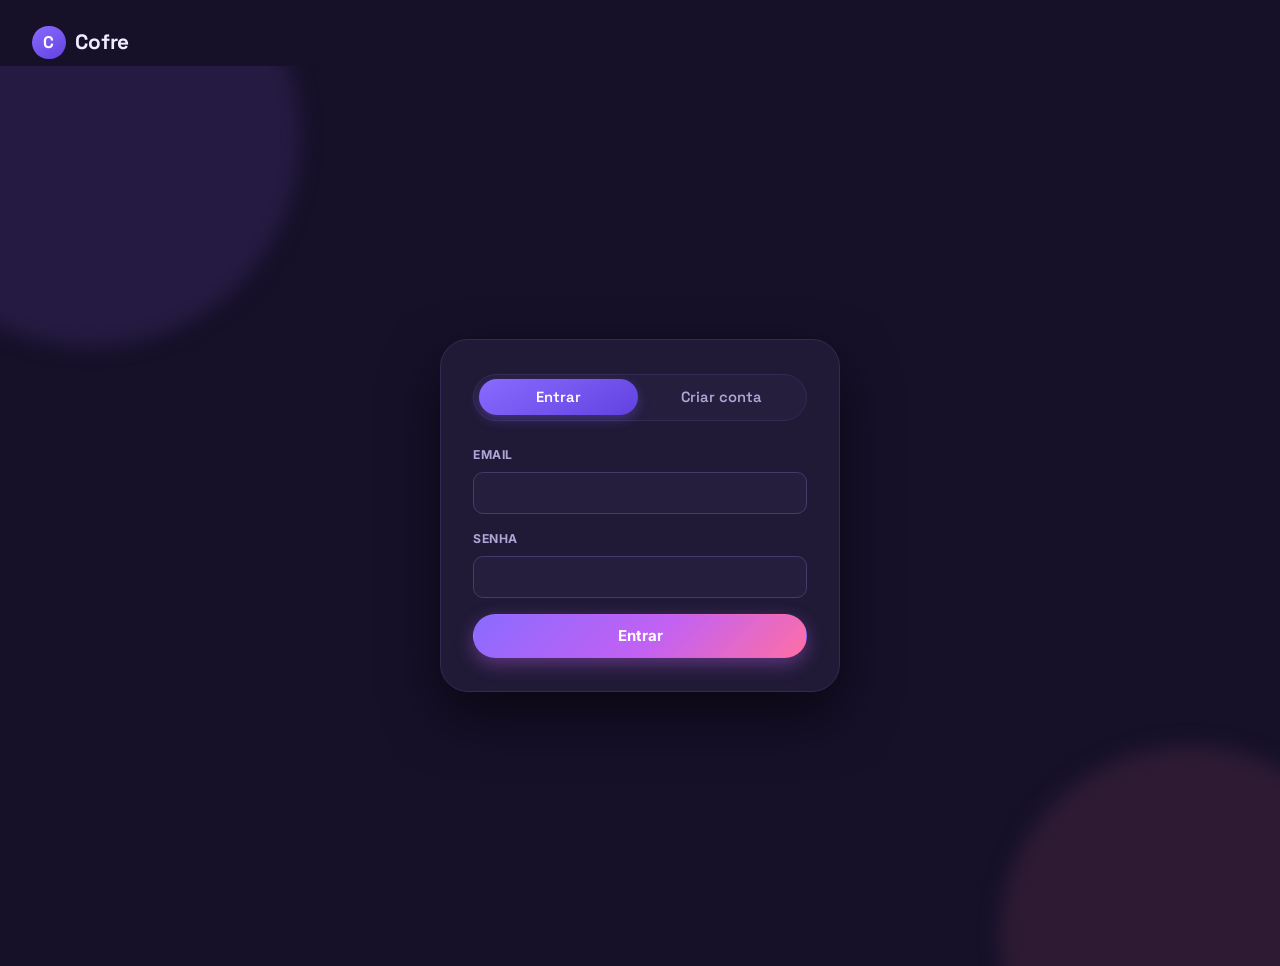
<file: front/index.html>
<!DOCTYPE html>
<html lang="pt-BR">
<head>
<meta charset="UTF-8" />
<meta name="viewport" content="width=device-width, initial-scale=1.0" />
<script>
  // Escuro é o padrão do site. Só fica claro se o usuário escolheu
  // explicitamente "claro" antes (ver js/tema.js). Roda antes da
  // primeira pintura pra não piscar claro e depois escurecer.
  (function () {
    try {
      if (localStorage.getItem("gf_tema") !== "claro") {
        document.documentElement.setAttribute("data-tema", "escuro");
      }
    } catch (erro) {
      document.documentElement.setAttribute("data-tema", "escuro");
    }
  })();
</script>
<title>Cofre — controle financeiro pessoal</title>
<link rel="preconnect" href="https://fonts.googleapis.com" />
<link rel="preconnect" href="https://fonts.gstatic.com" crossorigin />
<link href="https://fonts.googleapis.com/css2?family=Space+Grotesk:wght@500;600;700&family=Inter:wght@400;500;600;700;800&family=JetBrains+Mono:wght@500;600;700&display=swap" rel="stylesheet" />
<link rel="stylesheet" href="css/style.css" />
</head>
<body data-pagina="inicio">

<header class="topo" id="topo-publico">
  <div class="topo__marca">
    <span class="topo__selo">C</span>
    <span class="topo__nome">Cofre</span>
  </div>
</header>

<main id="tela-auth" class="tela-auth">
  <div class="cartao-auth">
    <div class="abas cartao-auth__abas" role="tablist">
      <button class="aba is-ativa" data-aba="login" role="tab" aria-selected="true">Entrar</button>
      <button class="aba" data-aba="cadastro" role="tab" aria-selected="false">Criar conta</button>
    </div>

    <form id="form-login" class="formulario" data-painel="login">
      <p class="erro-formulario" id="erro-login" role="alert"></p>
      <label class="campo">
        <span>Email</span>
        <input type="email" name="email" required autocomplete="email" />
      </label>
      <label class="campo">
        <span>Senha</span>
        <input type="password" name="senha" required autocomplete="current-password" />
      </label>
      <button type="submit" class="btn btn--principal">Entrar</button>
    </form>

    <form id="form-cadastro" class="formulario oculto" data-painel="cadastro">
      <p class="erro-formulario" id="erro-cadastro" role="alert"></p>
      <label class="campo">
        <span>Nome</span>
        <input type="text" name="nome" required autocomplete="name" />
      </label>
      <label class="campo">
        <span>Email</span>
        <input type="email" name="email" required autocomplete="email" />
      </label>
      <label class="campo">
        <span>Senha</span>
        <input type="password" name="senha" required minlength="6" autocomplete="new-password" />
      </label>
      <button type="submit" class="btn btn--principal">Criar conta</button>
    </form>
  </div>
</main>

<div id="app-shell" class="app-shell oculto">

  <aside class="sidebar" id="sidebar">
    <div class="sidebar__topo">
      <button type="button" class="sidebar__toggle" data-acao="toggle-sidebar" aria-label="Recolher/expandir menu">☰</button>
      <div class="sidebar__marca">
        <span class="sidebar__selo">C</span>
        <span class="sidebar__nome">Cofre</span>
      </div>
    </div>

    <nav class="sidebar__nav">
      <a href="index.html" class="sidebar__link" data-pagina="inicio">
        <span class="sidebar__icone"><svg viewBox="0 0 24 24" fill="none" stroke="currentColor" stroke-width="2" stroke-linecap="round" stroke-linejoin="round"><path d="M3 11l9-8 9 8"/><path d="M5 10v10h14V10"/></svg></span>
        <span class="sidebar__label">Início</span>
      </a>
      <a href="controle.html" class="sidebar__link" data-pagina="controle">
        <span class="sidebar__icone"><svg viewBox="0 0 24 24" fill="none" stroke="currentColor" stroke-width="2" stroke-linecap="round" stroke-linejoin="round"><line x1="4" y1="6" x2="20" y2="6"/><circle cx="9" cy="6" r="2"/><line x1="4" y1="12" x2="20" y2="12"/><circle cx="15" cy="12" r="2"/><line x1="4" y1="18" x2="20" y2="18"/><circle cx="7" cy="18" r="2"/></svg></span>
        <span class="sidebar__label">Controle</span>
      </a>
      <a href="relatorios.html" class="sidebar__link" data-pagina="relatorios">
        <span class="sidebar__icone"><svg viewBox="0 0 24 24" fill="none" stroke="currentColor" stroke-width="2" stroke-linecap="round" stroke-linejoin="round"><line x1="4" y1="20" x2="4" y2="12"/><line x1="12" y1="20" x2="12" y2="6"/><line x1="20" y1="20" x2="20" y2="14"/></svg></span>
        <span class="sidebar__label">Relatórios</span>
      </a>
      <a href="contas.html" class="sidebar__link" data-pagina="contas">
        <span class="sidebar__icone"><svg viewBox="0 0 24 24" fill="none" stroke="currentColor" stroke-width="2" stroke-linecap="round" stroke-linejoin="round"><rect x="3" y="6" width="18" height="13" rx="2"/><path d="M3 10h18"/><circle cx="16" cy="14" r="1"/></svg></span>
        <span class="sidebar__label">Contas</span>
      </a>
      <a href="pendencias.html" class="sidebar__link" data-pagina="pendencias">
        <span class="sidebar__icone"><svg viewBox="0 0 24 24" fill="none" stroke="currentColor" stroke-width="2" stroke-linecap="round" stroke-linejoin="round"><circle cx="12" cy="12" r="9"/><path d="M12 7v5l3 3"/></svg></span>
        <span class="sidebar__label">Pendências</span>
      </a>
      <a href="planos.html" class="sidebar__link" data-pagina="planos">
        <span class="sidebar__icone"><svg viewBox="0 0 24 24" fill="none" stroke="currentColor" stroke-width="2" stroke-linecap="round" stroke-linejoin="round"><circle cx="12" cy="12" r="9"/><circle cx="12" cy="12" r="5"/><circle cx="12" cy="12" r="1"/></svg></span>
        <span class="sidebar__label">Planos e Metas</span>
      </a>
    </nav>

  </aside>

  <div class="app-shell__conteudo">
    <header class="topo">
      <div>
        <h1 class="topo__titulo">Início</h1>
        <p class="topo__subtitulo">Seu resumo do dia, num relance.</p>
      </div>
      <div class="topo__acoes">
        <button type="button" id="btn-alternar-tema" class="btn-icone-tema" aria-label="Alternar tema claro/escuro">
          <span class="icone-tema icone-tema--lua"><svg viewBox="0 0 24 24" fill="none" stroke="currentColor" stroke-width="2" stroke-linecap="round" stroke-linejoin="round"><path d="M21 12.79A9 9 0 1 1 11.21 3 7 7 0 0 0 21 12.79z"/></svg></span>
          <span class="icone-tema icone-tema--sol"><svg viewBox="0 0 24 24" fill="none" stroke="currentColor" stroke-width="2" stroke-linecap="round" stroke-linejoin="round"><circle cx="12" cy="12" r="4"/><path d="M12 2v2M12 20v2M4.93 4.93l1.41 1.41M17.66 17.66l1.41 1.41M2 12h2M20 12h2M6.34 17.66l-1.41 1.41M19.07 4.93l-1.41 1.41"/></svg></span>
        </button>
        <div class="menu-usuario" id="menu-usuario">
          <button type="button" id="btn-menu-usuario" class="menu-usuario__botao" aria-haspopup="true" aria-expanded="false">
            <span class="menu-usuario__avatar" id="menu-usuario-avatar">?</span>
            <span class="menu-usuario__nome" id="menu-usuario-nome">Carregando…</span>
            <svg class="menu-usuario__seta" viewBox="0 0 24 24" fill="none" stroke="currentColor" stroke-width="2" stroke-linecap="round" stroke-linejoin="round"><path d="M6 9l6 6 6-6"/></svg>
          </button>
          <div class="menu-usuario__dropdown oculto" id="menu-usuario-dropdown" role="menu">
            <button type="button" class="menu-usuario__item" id="btn-abrir-perfil" role="menuitem">
              <span class="menu-usuario__item-icone"><svg viewBox="0 0 24 24" fill="none" stroke="currentColor" stroke-width="2" stroke-linecap="round" stroke-linejoin="round"><circle cx="12" cy="8" r="4"/><path d="M4 20c0-4 3.6-7 8-7s8 3 8 7"/></svg></span>
              Perfil
            </button>
            <hr class="menu-usuario__divisor" />
            <button type="button" class="menu-usuario__item menu-usuario__item--sair" id="btn-sair" role="menuitem">
              <span class="menu-usuario__item-icone"><svg viewBox="0 0 24 24" fill="none" stroke="currentColor" stroke-width="2" stroke-linecap="round" stroke-linejoin="round"><path d="M9 21H5a2 2 0 0 1-2-2V5a2 2 0 0 1 2-2h4"/><path d="M16 17l5-5-5-5"/><path d="M21 12H9"/></svg></span>
              Sair
            </button>
          </div>
        </div>
      </div>
    </header>

    <main id="tela-app" class="tela-app">

      <div class="grid-inicio">

        <div class="grid-inicio__linha">
          <section class="painel" aria-label="Lançamentos recentes">
            <div class="painel__cabecalho">
              <h2 class="painel__titulo">Lançamentos</h2>
            </div>

            <div class="acoes-rapidas">
              <button type="button" id="btn-nova-receita" class="btn-rapido btn-rapido--receita">
                <span class="btn-rapido__icone"><svg viewBox="0 0 24 24" fill="none" stroke="currentColor" stroke-width="2" stroke-linecap="round" stroke-linejoin="round"><path d="M12 19V5"/><path d="M5 12l7-7 7 7"/></svg></span>
                Receita
              </button>
              <button type="button" id="btn-nova-despesa" class="btn-rapido btn-rapido--despesa">
                <span class="btn-rapido__icone"><svg viewBox="0 0 24 24" fill="none" stroke="currentColor" stroke-width="2" stroke-linecap="round" stroke-linejoin="round"><path d="M12 5v14"/><path d="M5 12l7 7 7-7"/></svg></span>
                Despesa
              </button>
            </div>

            <div id="lista-lancamentos-recentes" class="lista-lancamentos-inicio"></div>
            <p id="lancamentos-recentes-vazio" class="estado-vazio oculto">Nenhum lançamento ainda. Use os botões "Receita"/"Despesa" acima pra registrar o primeiro.</p>
            <a href="controle.html" class="link-acao">Ver histórico completo →</a>
          </section>

          <section class="painel" aria-label="Saldo por conta">
            <div class="painel__cabecalho">
              <h2 class="painel__titulo">Contas</h2>
            </div>
            <div id="resumo-contas" class="resumo-contas-inicio"></div>
            <p id="resumo-contas-vazio" class="estado-vazio oculto">Nenhuma conta cadastrada ainda. Esse é o primeiro passo — clique em "+ criar conta" abaixo pra começar.</p>
            <div class="painel__rodape">
              <a href="contas.html?criar=1" class="link-acao">+ criar conta</a>
              <a href="contas.html" class="link-acao">Gerenciar contas →</a>
            </div>
          </section>
        </div>

        <div class="grid-inicio__linha">
          <section class="painel" aria-label="Pendências">
            <div class="painel__cabecalho">
              <h2 class="painel__titulo">Pendências</h2>
            </div>
            <div id="resumo-pendencias" class="resumo-pendencias-inicio"></div>
            <p id="resumo-pendencias-vazio" class="estado-vazio oculto">Nenhuma pendência no momento. Cadastre contas recorrentes (aluguel, assinaturas) ou avulsas em Pendências pra acompanhar vencimentos aqui.</p>
            <a href="pendencias.html" class="link-acao">Gerenciar pendências →</a>
          </section>

          <section class="cartao-em-breve" aria-label="Enviar arquivo (em breve)">
            <div class="cartao-em-breve__cabecalho">
              <span class="cartao-em-breve__icone"><svg viewBox="0 0 24 24" fill="none" stroke="currentColor" stroke-width="2" stroke-linecap="round" stroke-linejoin="round"><path d="M12 16V4"/><path d="M6 10l6-6 6 6"/><path d="M4 20h16"/></svg></span>
              <h2 class="painel__titulo cartao-em-breve__titulo">Enviar arquivo</h2>
              <span class="selo-em-breve">em breve</span>
            </div>
            <p class="cartao-em-breve__descricao">Importação de extratos e comprovantes.</p>
          </section>
        </div>

      </div>
    </main>
  </div>
</div>

<div id="modal-nova-movimentacao" class="modal oculto" role="dialog" aria-modal="true" aria-labelledby="titulo-modal-movimentacao">
  <div class="modal__conteudo">
    <h2 class="painel__titulo" id="titulo-modal-movimentacao">Nova movimentação</h2>
    <form id="form-movimentacao" class="formulario">
      <p class="erro-formulario" id="erro-movimentacao" role="alert"></p>

      <div class="campo-grupo-tipo" role="radiogroup" aria-label="Tipo">
        <label class="opcao-tipo">
          <input type="radio" name="tipo" value="receita" checked />
          <span>Receita</span>
        </label>
        <label class="opcao-tipo">
          <input type="radio" name="tipo" value="despesa" />
          <span>Despesa</span>
        </label>
      </div>

      <label class="campo">
        <span>Valor</span>
        <input type="number" name="valor" step="0.01" min="0.01" required placeholder="0,00" />
      </label>

      <label class="campo">
        <span>Categoria</span>
        <select name="categoria_id" id="select-categoria" required></select>
      </label>

      <label class="campo">
        <span>Subcategoria (opcional)</span>
        <select name="subcategoria_id" id="select-subcategoria">
          <option value="">Nenhuma</option>
        </select>
      </label>

      <a href="controle.html" class="link-acao link-acao--navegacao">Gerenciar categorias e subcategorias →</a>

      <label class="campo">
        <span>Conta</span>
        <select name="conta_id" id="select-conta" required></select>
      </label>

      <label class="campo">
        <span>Descrição</span>
        <input type="text" name="descricao" maxlength="255" placeholder="Opcional" />
      </label>

      <label class="campo">
        <span>Data</span>
        <input type="date" name="data" required />
      </label>

      <div class="modal__acoes">
        <button type="button" id="btn-cancelar-movimentacao" class="btn btn--fantasma">Cancelar</button>
        <button type="submit" class="btn btn--principal">Adicionar</button>
      </div>
    </form>
  </div>
</div>

<div id="modal-perfil" class="modal oculto" role="dialog" aria-modal="true" aria-labelledby="titulo-modal-perfil">
  <div class="modal__conteudo">
    <h2 class="painel__titulo" id="titulo-modal-perfil">Perfil</h2>
    <form id="form-perfil" class="formulario">
      <p class="erro-formulario" id="erro-perfil" role="alert"></p>
      <label class="campo">
        <span>Nome</span>
        <input type="text" name="nome" required minlength="1" maxlength="120" />
      </label>
      <div class="campo">
        <span>Email</span>
        <div class="campo-somente-leitura" id="texto-email-perfil"></div>
      </div>
      <div class="modal__acoes">
        <button type="button" id="btn-cancelar-perfil" class="btn btn--fantasma">Cancelar</button>
        <button type="submit" class="btn btn--principal">Salvar</button>
      </div>
    </form>
  </div>
</div>

<div id="regiao-toast" class="regiao-toast" aria-live="polite"></div>

<script src="js/config.js"></script>
<script src="js/utils.js"></script>
<script src="js/tema.js"></script>
<script src="js/api.js"></script>
<script src="js/app.js"></script>
<script src="js/sidebar.js"></script>
<script src="js/usuario.js"></script>
</body>
</html>
</file>
<file: front/css/style.css>
/* ============================================================
   COFRE — sistema de design "orbe"

   Conceito: finanças pessoais não precisam parecer planilha. A
   identidade usa formas arredondadas, gradientes violeta suaves e
   cor com propósito (verde = entrou dinheiro, coral = saiu, âmbar =
   atenção) para um público de 20 a 35 anos — direto, colorido, sem
   ser barulhento. Cantos generosos, sombras coloridas (nunca cinza
   pura), micro-animações discretas em cada interação.
   ============================================================ */

:root {
  /* ---------- Base ---------- */
  --bg: #F6F4FC;
  --bg-blob-1: #EAE3FF;
  --bg-blob-2: #FFE9E0;
  --superficie: #FFFFFF;
  --superficie-2: #FBFAFF;
  --tinta: #221C35;
  --tinta-suave: #6E6789; /* nome mantido: contas.js/controle.js referenciam var(--tinta-suave) inline */
  --tinta-fraca: #A79FC9;
  --linha: #ECE7F9;
  --linha-forte: #DCD3F5;

  /* ---------- Marca ---------- */
  --marca: #7C5CFC;
  --marca-escura: #6142E0;
  --marca-clara: #9C84FF;
  --marca-suave: #EFE9FF;
  --marca-gradiente: linear-gradient(150deg, #8A6BFF 0%, #6142E0 100%);
  --marca-gradiente-botao: linear-gradient(135deg, #8A6BFF 0%, #C361F2 55%, #FF6FA5 100%);
  --secundario-gradiente: linear-gradient(135deg, #22C1D6 0%, #1789A0 100%);

  /* ---------- Semânticas ---------- */
  --receita: #10A66E;
  --receita-forte: #0C8F5E;
  --receita-fundo: #DEFBEF;
  --despesa: #F0435C;
  --despesa-forte: #D62B46;
  --despesa-fundo: #FFE7EC;
  --aviso: #E88A00;
  --aviso-fundo: #FFF1D6;
  --erro: #E23B4E;
  --erro-fundo: #FFE3E6;
  --info: #16ABC2;
  --info-fundo: #DEFBFF;

  /* ---------- Paleta categórica dos gráficos (Controle/Relatórios) ----------
     8 matizes fixos, nunca ciclados (categoria/conta 9+ agrupa em "Outras").
     Validada com a skill dataviz (scripts/validate_palette.js) contra a
     superfície de verdade de cada tema — --superficie #FFFFFF (claro) e
     #201A36 (escuro, ver bloco html[data-tema="escuro"] abaixo). Lida em
     JS via getComputedStyle (Chart.js não entende var() direto), então
     troca de tema em runtime dispara um re-render dos gráficos
     (ver "tema-alterado" em js/tema.js). */
  --grafico-1: #2A78D6;
  --grafico-2: #EB6834;
  --grafico-3: #1BAF7A;
  --grafico-4: #EDA100;
  --grafico-5: #E87BA4;
  --grafico-6: #008300;
  --grafico-7: #4A3AA7;
  --grafico-8: #E34948;

  /* fixas — não mudam entre temas */
  --toast-fundo: #221C35;
  --em-breve-listra: #F3EFFF;

  /* ---------- Tipografia ---------- */
  --fonte-display: "Space Grotesk", "Inter", system-ui, sans-serif;
  --fonte-corpo: "Inter", system-ui, sans-serif;
  --fonte-mono: "JetBrains Mono", "SFMono-Regular", Menlo, monospace;

  /* ---------- Forma ---------- */
  --raio-sm: 10px;
  --raio: 16px;
  --raio-lg: 22px;
  --raio-xl: 28px;
  --raio-full: 999px;

  --sombra-sm: 0 2px 10px rgba(98, 66, 224, 0.08);
  --sombra: 0 10px 28px rgba(98, 66, 224, 0.12), 0 2px 6px rgba(34, 28, 53, 0.05);
  --sombra-lg: 0 24px 56px rgba(98, 66, 224, 0.20);
  --sombra-cartao: var(--sombra);

  --transicao: 190ms cubic-bezier(.4, 0, .2, 1);
  --transicao-suave: 420ms cubic-bezier(.16, 1, .3, 1);

  --sidebar-largura: 244px;
  --sidebar-largura-recolhida: 84px;
}

/* ============================================================
   Tema escuro — sobrepõe as variáveis de cor. Ativado via
   <html data-tema="escuro">, alternado por js/tema.js e persistido
   em localStorage. Formas, espaçamento e tipografia não mudam —
   só a paleta.
   ============================================================ */
html[data-tema="escuro"] {
  --bg: #161029;
  --bg-blob-1: #251B42;
  --bg-blob-2: #2E1B33;
  --superficie: #201A36;
  --superficie-2: #251E3D;
  --tinta: #F1EDFF;
  --tinta-suave: #B0A6D6;
  --tinta-fraca: #6F6591;
  --linha: #352A54;
  --linha-forte: #473A6E;

  --marca: #9C84FF;
  --marca-escura: #C4B3FF;
  --marca-clara: #B49CFF;
  --marca-suave: #2E2454;
  --marca-gradiente: linear-gradient(150deg, #8A6BFF 0%, #6142E0 100%);

  --receita: #34D399;
  --receita-forte: #4ADE80;
  --receita-fundo: rgba(52, 211, 153, 0.18);
  --despesa: #FF7A90;
  --despesa-forte: #FF8FA3;
  --despesa-fundo: rgba(255, 93, 115, 0.18);
  --aviso: #FFC15C;
  --aviso-fundo: rgba(255, 182, 72, 0.18);
  --erro: #FF6B7A;
  --erro-fundo: rgba(255, 107, 122, 0.18);
  --info: #4DD8EC;
  --info-fundo: rgba(52, 209, 232, 0.18);

  --grafico-1: #3987E5;
  --grafico-2: #D95926;
  --grafico-3: #199E70;
  --grafico-4: #C98500;
  --grafico-5: #D55181;
  --grafico-6: #008300;
  --grafico-7: #9085E9;
  --grafico-8: #E66767;

  --em-breve-listra: #2A2246;

  --sombra-sm: 0 2px 10px rgba(0, 0, 0, 0.35);
  --sombra: 0 10px 28px rgba(0, 0, 0, 0.45), 0 2px 6px rgba(0, 0, 0, 0.3);
  --sombra-lg: 0 24px 56px rgba(0, 0, 0, 0.55);
}

@media (prefers-reduced-motion: reduce) {
  :root { --transicao: 0ms; --transicao-suave: 0ms; }
  /* animation-iteration-count: 1 é o que importa aqui — sem isso, uma
     animação infinite (flutuar-blob no fundo do login, brilho-progresso
     nas barras de plano) continuaria rodando pra sempre, só que a cada
     0.001ms: não "sem movimento", e sim uma piscada/strobe constante —
     pior pra quem tem sensibilidade a movimento do que não ter mexido
     nisso.  */
  *, *::before, *::after {
    animation-duration: 0.001ms !important;
    animation-iteration-count: 1 !important;
    transition-duration: 0.001ms !important;
    scroll-behavior: auto !important;
  }
}

* { box-sizing: border-box; }

body {
  margin: 0;
  background: var(--bg);
  color: var(--tinta);
  font-family: var(--fonte-corpo);
  font-size: 15px;
  line-height: 1.55;
  min-height: 100vh;
  -webkit-font-smoothing: antialiased;
  transition: background-color var(--transicao-suave), color var(--transicao-suave);
}

.oculto { display: none !important; }

button, input, select {
  font-family: inherit;
  font-size: inherit;
  color: inherit;
}

:focus-visible {
  outline: 2px solid var(--marca);
  outline-offset: 2px;
  border-radius: var(--raio-sm);
}

h1, h2, h3 { font-family: var(--fonte-display); }

/* ---------- Animações compartilhadas ---------- */

@keyframes entrar-subindo {
  from { opacity: 0; transform: translateY(16px); }
  to { opacity: 1; transform: translateY(0); }
}

@keyframes entrar-suave {
  from { opacity: 0; }
  to { opacity: 1; }
}

@keyframes pop-modal {
  from { opacity: 0; transform: translateY(10px) scale(.96); }
  to { opacity: 1; transform: translateY(0) scale(1); }
}

@keyframes flutuar-blob {
  0%, 100% { transform: translate(0, 0) scale(1); }
  50% { transform: translate(-18px, 14px) scale(1.04); }
}

@keyframes brilho-progresso {
  0% { transform: translateX(-100%); }
  100% { transform: translateX(220%); }
}

.app-shell,
.tela-auth {
  animation: entrar-suave var(--transicao-suave) both;
}

.app-shell__conteudo > .tela-app,
.app-shell__conteudo > main {
  animation: entrar-subindo var(--transicao-suave) both;
}

/* ---------- Estrutura da aplicação (sidebar + conteúdo) ---------- */

.app-shell {
  display: flex;
  align-items: flex-start;
  min-height: 100vh;
  gap: 0;
}

.app-shell__conteudo {
  flex: 1;
  min-width: 0;
  min-height: 100vh;
}

/* ---------- Sidebar ---------- */

.sidebar {
  width: var(--sidebar-largura);
  flex-shrink: 0;
  background: var(--marca-gradiente);
  color: #E4DBFF;
  display: flex;
  flex-direction: column;
  position: sticky;
  top: 0;
  height: 100vh;
  transition: width var(--transicao-suave);
  overflow-x: hidden;
  border-radius: 0 var(--raio-xl) var(--raio-xl) 0;
  box-shadow: var(--sombra-lg);
}

.sidebar--recolhida { width: var(--sidebar-largura-recolhida); }

.sidebar__topo {
  display: flex;
  align-items: center;
  gap: 0.65rem;
  padding: 1.4rem 1.1rem 1.1rem;
  transition: padding var(--transicao-suave), justify-content var(--transicao-suave);
}

.sidebar--recolhida .sidebar__topo {
  justify-content: center;
  padding-left: 0;
  padding-right: 0;
}

.sidebar__toggle {
  background: rgba(255, 255, 255, 0.14);
  border: none;
  color: #fff;
  font-size: 1.05rem;
  line-height: 1;
  cursor: pointer;
  padding: 0.5rem;
  width: 2.1rem;
  height: 2.1rem;
  display: grid;
  place-items: center;
  border-radius: var(--raio-full);
  flex-shrink: 0;
  transition: background var(--transicao), transform var(--transicao);
}
.sidebar__toggle:hover { background: rgba(255, 255, 255, 0.26); transform: rotate(90deg); }

.sidebar__marca {
  display: flex;
  align-items: center;
  gap: 0.6rem;
  overflow: hidden;
  white-space: nowrap;
}

.sidebar__selo {
  width: 2.1rem;
  height: 2.1rem;
  flex-shrink: 0;
  display: grid;
  place-items: center;
  background: #fff;
  color: var(--marca-escura);
  font-family: var(--fonte-display);
  font-weight: 700;
  border-radius: var(--raio-full);
  font-size: 1.05rem;
}

.sidebar__nome {
  font-family: var(--fonte-display);
  font-weight: 700;
  font-size: 1.2rem;
  color: #fff;
  letter-spacing: -0.01em;
}

/* Retraída: some a marca inteira (selo + nome) — sobra só o botão de
   alternar, centralizado. O selo sozinho não cabia nos 84px ao lado do
   botão e vazava por baixo do overflow-x:hidden. */
.sidebar--recolhida .sidebar__marca { display: none; }

.sidebar__nav {
  flex: 1;
  display: flex;
  flex-direction: column;
  gap: 0.3rem;
  padding: 0.6rem 0.85rem;
  overflow-y: auto;
  overflow-x: hidden;
}

.sidebar__link {
  display: flex;
  align-items: center;
  gap: 0.8rem;
  padding: 0.7rem 0.8rem;
  border-radius: var(--raio-full);
  color: #E4DBFF;
  text-decoration: none;
  font-weight: 600;
  font-size: 0.89rem;
  background: none;
  border: none;
  cursor: pointer;
  width: 100%;
  text-align: left;
  white-space: nowrap;
  transition: background var(--transicao), color var(--transicao), transform var(--transicao);
}

.sidebar__link:hover { background: rgba(255, 255, 255, 0.14); color: #fff; transform: translateX(2px); }

.sidebar__link.is-ativo {
  background: #fff;
  color: var(--marca-escura);
  box-shadow: 0 6px 16px rgba(0, 0, 0, 0.14);
}
.sidebar__link.is-ativo:hover { transform: none; }

.sidebar__icone {
  flex-shrink: 0;
  width: 1.2rem;
  height: 1.2rem;
  display: grid;
  place-items: center;
}
.sidebar__icone svg { width: 100%; height: 100%; }

.sidebar__label { overflow: hidden; text-overflow: ellipsis; }
.sidebar--recolhida .sidebar__label { display: none; }

/* ---------- Topo (cabeçalho de conteúdo) ---------- */

.topo {
  display: flex;
  align-items: center;
  justify-content: space-between;
  padding: 1.6rem 2rem 0.4rem;
}

.topo:empty { padding: 0; }

.topo__titulo {
  margin: 0;
  font-size: 1.5rem;
  font-weight: 700;
  letter-spacing: -0.015em;
}

.topo__subtitulo {
  margin: 0.2rem 0 0;
  font-size: 0.88rem;
  color: var(--tinta-suave);
  font-weight: 500;
}

.topo__marca {
  display: flex;
  align-items: center;
  gap: 0.6rem;
}

.topo__selo {
  width: 2.1rem;
  height: 2.1rem;
  display: grid;
  place-items: center;
  background: var(--marca-gradiente);
  color: #fff;
  font-family: var(--fonte-display);
  font-weight: 700;
  border-radius: var(--raio-full);
  font-size: 1.05rem;
}

.topo__nome {
  font-family: var(--fonte-display);
  font-weight: 700;
  font-size: 1.3rem;
  letter-spacing: -0.01em;
}

.topo__nav {
  display: flex;
  align-items: center;
  gap: 1.25rem;
}

.topo__link {
  color: var(--tinta-suave);
  font-weight: 600;
  font-size: 0.9rem;
  text-decoration: none;
  padding: 0.5rem 0.9rem;
  border-radius: var(--raio-full);
  transition: background var(--transicao), color var(--transicao);
}
.topo__link:hover { color: var(--marca-escura); background: var(--marca-suave); }

/* ---------- Botão de tema (canto superior direito) ---------- */

.topo__acoes {
  display: flex;
  align-items: center;
  gap: 0.6rem;
  flex-shrink: 0;
}

.btn-icone-tema {
  width: 2.6rem;
  height: 2.6rem;
  flex-shrink: 0;
  border-radius: var(--raio-full);
  border: 1.5px solid var(--linha-forte);
  background: var(--superficie);
  color: var(--tinta-suave);
  display: grid;
  place-items: center;
  cursor: pointer;
  box-shadow: var(--sombra-sm);
  transition: background var(--transicao), border-color var(--transicao), color var(--transicao), transform var(--transicao), box-shadow var(--transicao);
}
.btn-icone-tema:hover {
  border-color: var(--marca-clara);
  color: var(--marca-escura);
  background: var(--marca-suave);
  transform: translateY(-1px) rotate(14deg);
  box-shadow: var(--sombra);
}
.btn-icone-tema:active { transform: scale(0.92); }

.icone-tema { width: 1.2rem; height: 1.2rem; display: grid; place-items: center; }
.icone-tema svg { width: 100%; height: 100%; }

/* Por padrão (tema claro): mostra lua. No tema escuro, mostra sol.
   Controlado só pelo atributo em <html>, então funciona em qualquer
   canto da página. */
.icone-tema--sol { display: none; }
html[data-tema="escuro"] .icone-tema--lua { display: none; }
html[data-tema="escuro"] .icone-tema--sol { display: grid; }

/* ---------- Menu do usuário (canto superior direito) ---------- */

.menu-usuario { position: relative; }

.menu-usuario__botao {
  display: flex;
  align-items: center;
  gap: 0.55rem;
  padding: 0.4rem 0.9rem 0.4rem 0.4rem;
  border-radius: var(--raio-full);
  border: 1.5px solid var(--linha-forte);
  background: var(--superficie);
  color: var(--tinta);
  cursor: pointer;
  box-shadow: var(--sombra-sm);
  transition: border-color var(--transicao), background var(--transicao), box-shadow var(--transicao), transform var(--transicao);
}
.menu-usuario__botao:hover {
  border-color: var(--marca-clara);
  background: var(--marca-suave);
  transform: translateY(-1px);
  box-shadow: var(--sombra);
}
.menu-usuario__botao:active { transform: scale(0.97); }

.menu-usuario__avatar {
  width: 1.9rem;
  height: 1.9rem;
  flex-shrink: 0;
  display: grid;
  place-items: center;
  background: var(--marca-gradiente);
  color: #fff;
  font-family: var(--fonte-display);
  font-weight: 700;
  font-size: 0.85rem;
  border-radius: var(--raio-full);
}

.menu-usuario__nome {
  font-weight: 700;
  font-size: 0.88rem;
  max-width: 9rem;
  white-space: nowrap;
  overflow: hidden;
  text-overflow: ellipsis;
}

.menu-usuario__seta {
  width: 0.9rem;
  height: 0.9rem;
  flex-shrink: 0;
  color: var(--tinta-suave);
  transition: transform var(--transicao);
}
.menu-usuario.is-aberto .menu-usuario__seta { transform: rotate(180deg); }

.menu-usuario__dropdown {
  position: absolute;
  top: calc(100% + 0.6rem);
  right: 0;
  min-width: 200px;
  background: var(--superficie);
  border: 1px solid var(--linha);
  border-radius: var(--raio-lg);
  box-shadow: var(--sombra-lg);
  padding: 0.5rem;
  display: flex;
  flex-direction: column;
  gap: 0.15rem;
  z-index: 20;
  animation: pop-modal var(--transicao) both;
}

.menu-usuario__item {
  display: flex;
  align-items: center;
  gap: 0.6rem;
  width: 100%;
  padding: 0.6rem 0.7rem;
  border: none;
  background: transparent;
  border-radius: var(--raio-sm);
  color: var(--tinta);
  font-weight: 600;
  font-size: 0.88rem;
  font-family: var(--fonte-corpo);
  text-align: left;
  cursor: pointer;
  transition: background var(--transicao), color var(--transicao);
}
.menu-usuario__item:hover { background: var(--marca-suave); color: var(--marca-escura); }
.menu-usuario__item--sair:hover { background: var(--erro-fundo); color: var(--erro); }

.menu-usuario__item-icone { width: 1.1rem; height: 1.1rem; flex-shrink: 0; display: grid; place-items: center; }
.menu-usuario__item-icone svg { width: 100%; height: 100%; }

.menu-usuario__divisor { border: none; border-top: 1px solid var(--linha); margin: 0.3rem 0.2rem; }

/* ---------- Botões ---------- */

.btn {
  font-weight: 700;
  font-family: var(--fonte-corpo);
  padding: 0.7rem 1.35rem;
  border-radius: var(--raio-full);
  border: 1px solid transparent;
  cursor: pointer;
  transition: background var(--transicao), border-color var(--transicao), color var(--transicao), transform var(--transicao), box-shadow var(--transicao);
}
.btn:active { transform: scale(0.97); }

.btn--principal {
  background: var(--marca-gradiente-botao);
  color: #fff;
  box-shadow: 0 6px 18px rgba(195, 97, 242, 0.38);
}
.btn--principal:hover { transform: translateY(-1px); box-shadow: 0 10px 24px rgba(195, 97, 242, 0.46); }

.btn--secundario {
  background: var(--secundario-gradiente);
  border-color: transparent;
  color: #fff;
  box-shadow: 0 6px 18px rgba(23, 137, 160, 0.32);
}
.btn--secundario:hover { transform: translateY(-1px); box-shadow: 0 10px 24px rgba(23, 137, 160, 0.4); }

.btn--fantasma {
  background: transparent;
  color: var(--tinta-suave);
  border-color: var(--linha-forte);
}
.btn--fantasma:hover { border-color: var(--marca); color: var(--marca-escura); background: var(--marca-suave); }

/* Ação destrutiva (confirmar apagar) — cor semântica de despesa em vez do
   gradiente de marca padrão, pra sinalizar "isso não tem volta". */
.btn--perigo {
  background: var(--despesa);
  color: #fff;
  box-shadow: 0 6px 18px rgba(240, 67, 92, 0.35);
}
.btn--perigo:hover { background: var(--despesa-forte); transform: translateY(-1px); box-shadow: 0 10px 24px rgba(240, 67, 92, 0.42); }

.btn--pequeno { padding: 0.48rem 0.95rem; font-size: 0.85rem; }

.btn:disabled { opacity: 0.45; cursor: not-allowed; transform: none !important; }

/* Âncoras e botões de ação secundária com cara de botão (pílula colorida)
   em vez de link sublinhado — usado em "+ nova categoria", "Filtros",
   "Gerenciar contas →" etc. */
.link-acao {
  display: inline-flex;
  align-items: center;
  gap: 0.3rem;
  background: var(--marca-suave);
  border: none;
  padding: 0.42rem 0.9rem;
  border-radius: var(--raio-full);
  color: var(--marca-escura);
  font-weight: 700;
  font-size: 0.82rem;
  cursor: pointer;
  text-decoration: none;
  transition: background var(--transicao), color var(--transicao), transform var(--transicao), box-shadow var(--transicao);
}
.link-acao:hover {
  background: var(--marca-gradiente-botao);
  color: #fff;
  transform: translateY(-1px);
  box-shadow: 0 6px 14px rgba(195, 97, 242, 0.35);
}

/* .link-acao sozinho (sem modificador) = "criar" — abre um formulário
   novo (modal ou inline), pílula preenchida da marca. As variantes abaixo
   dão uma cara diferente pras outras 4 famílias de ação que reaproveitavam
   a mesma pílula sem nada diferenciar visualmente uma navegação de um
   "isso grava uma movimentação de verdade". */

/* Navegação — sai da página atual. Sem preenchimento: um link com peso
   visual menor que um botão de ação, pra não competir com o que a página
   atual realmente oferece pra fazer. */
.link-acao--navegacao {
  background: none;
  padding: 0.2rem 0;
  color: var(--marca-escura);
  text-underline-offset: 3px;
}
.link-acao--navegacao:hover {
  background: none;
  color: var(--marca);
  text-decoration: underline;
  transform: none;
  box-shadow: none;
}

/* Alternar — expande/recolhe algo na própria página (Filtros, + nova
   categoria). Contorno neutro em vez de preenchido: não é uma ação nova,
   é revelar o que já estava aqui. */
.link-acao--alternar {
  background: var(--superficie-2);
  border: 1.5px solid var(--linha-forte);
  color: var(--tinta-suave);
}
.link-acao--alternar:hover {
  background: var(--marca-suave);
  border-color: var(--marca-clara);
  color: var(--marca-escura);
  box-shadow: none;
}

/* Dispensar — fechar/descartar. A ação de menor peso de todas. */
.link-acao--dispensar {
  background: none;
  color: var(--tinta-fraca);
  padding: 0.2rem 0;
}
.link-acao--dispensar:hover {
  background: none;
  color: var(--tinta-suave);
  text-decoration: underline;
  transform: none;
  box-shadow: none;
}

/* Financeira — a única família que efetivamente grava uma Movimentação
   (marcar pendência/parcela como paga, registrar pagamento de dívida).
   Cor semântica de receita (dinheiro entrando na conta) + ícone de check,
   pra ficar claro que isso não é "só navegar". */
.link-acao--financeira {
  background: var(--receita-fundo);
  color: var(--receita-forte);
}
.link-acao--financeira::before {
  content: "✓";
  font-weight: 800;
}
.link-acao--financeira:hover {
  background: var(--receita);
  color: #fff;
  box-shadow: 0 6px 14px rgba(16, 166, 110, 0.35);
}

/* ---------- Auth ---------- */

.tela-auth {
  min-height: 100vh;
  display: grid;
  place-items: center;
  padding: 2rem 1rem;
  position: relative;
  overflow: hidden;
  background: var(--bg);
}

.tela-auth::before,
.tela-auth::after {
  content: "";
  position: absolute;
  border-radius: 50%;
  filter: blur(10px);
  z-index: 0;
  animation: flutuar-blob 14s ease-in-out infinite;
}
.tela-auth::before {
  width: 420px; height: 420px;
  background: var(--bg-blob-1);
  top: -140px; left: -120px;
}
.tela-auth::after {
  width: 380px; height: 380px;
  background: var(--bg-blob-2);
  bottom: -160px; right: -100px;
  animation-delay: -6s;
}

.cartao-auth {
  position: relative;
  z-index: 1;
  width: 100%;
  max-width: 400px;
  background: var(--superficie);
  border: 1px solid var(--linha);
  border-radius: var(--raio-xl);
  box-shadow: var(--sombra-lg);
  padding: 2.1rem 2rem;
}

/* ---------- Abas (componente compartilhado — login/cadastro E Relatórios,
   antes duas declarações idênticas sob nomes diferentes) ---------- */

.abas {
  display: flex;
  gap: 0.3rem;
  background: var(--superficie-2);
  border: 1px solid var(--linha);
  border-radius: var(--raio-full);
  padding: 0.3rem;
}

.aba {
  flex: 1;
  background: none;
  border: none;
  padding: 0.55rem 1.05rem;
  font-family: var(--fonte-display);
  font-weight: 600;
  font-size: 0.92rem;
  color: var(--tinta-suave);
  cursor: pointer;
  border-radius: var(--raio-full);
  transition: background var(--transicao), color var(--transicao);
}
.aba:hover { color: var(--marca-escura); }

.aba.is-ativa {
  color: #fff;
  background: var(--marca-gradiente);
  box-shadow: 0 4px 12px rgba(124, 92, 252, 0.35);
}

/* Auth: fica dentro do cartão, sem largura própria, com respiro embaixo. */
.cartao-auth__abas { margin-bottom: 1.6rem; }

/* Relatórios: abas de largura de conteúdo (não esticam pra preencher),
   centralizadas, com sombra própria — flutuando acima do painel. */
.abas--conteudo {
  width: fit-content;
  max-width: 1180px;
  margin: 0 auto 1.4rem;
  box-shadow: var(--sombra-sm);
}
.abas--conteudo .aba { flex: none; }

/* ---------- Formulários ---------- */

.formulario { display: flex; flex-direction: column; gap: 1rem; }

.campo { display: flex; flex-direction: column; gap: 0.4rem; }

.campo span {
  font-size: 0.76rem;
  font-weight: 700;
  color: var(--tinta-suave);
  text-transform: uppercase;
  letter-spacing: 0.045em;
}

.campo input, .campo select {
  padding: 0.68rem 0.85rem;
  border: 1.5px solid var(--linha-forte);
  border-radius: var(--raio-sm);
  background: var(--superficie-2);
  color: var(--tinta);
  transition: border-color var(--transicao), background var(--transicao), box-shadow var(--transicao);
}

.campo input:focus, .campo select:focus {
  border-color: var(--marca);
  background: var(--superficie);
  box-shadow: 0 0 0 4px var(--marca-suave);
  outline: none;
}

.campo--compacto { min-width: 130px; }

/* Campo "travado" (ex.: email no formulário de perfil) — mesma forma de
   .campo input, mas sem borda de foco/hover, deixando claro que não é
   editável em vez de parecer um input quebrado. */
.campo-somente-leitura {
  padding: 0.68rem 0.85rem;
  border: 1.5px dashed var(--linha-forte);
  border-radius: var(--raio-sm);
  background: var(--superficie-2);
  color: var(--tinta-suave);
  font-weight: 600;
}

.erro-formulario {
  display: none;
  margin: 0;
  padding: 0.7rem 0.9rem;
  background: var(--erro-fundo);
  color: var(--erro);
  border-radius: var(--raio-sm);
  font-size: 0.85rem;
  font-weight: 600;
}
.erro-formulario.is-visivel { display: block; animation: entrar-subindo var(--transicao) both; }

.campo-grupo-tipo {
  display: flex;
  gap: 0.6rem;
}

.opcao-tipo {
  flex: 1;
  display: flex;
  align-items: center;
  justify-content: center;
  gap: 0.4rem;
  padding: 0.6rem;
  border: 1.5px solid var(--linha-forte);
  border-radius: var(--raio-sm);
  cursor: pointer;
  font-weight: 700;
  font-size: 0.88rem;
  color: var(--tinta-suave);
  transition: border-color var(--transicao), background var(--transicao), color var(--transicao);
}
.opcao-tipo input { position: absolute; opacity: 0; width: 0; height: 0; }

.opcao-tipo:has(input:checked) {
  border-color: var(--marca);
  background: var(--marca-suave);
  color: var(--marca-escura);
}

/* ---------- App / conteúdo ---------- */

.tela-app {
  max-width: 1180px;
  margin: 0 auto;
  padding: 1.25rem 2rem 2.5rem;
}

.resumo {
  display: grid;
  grid-template-columns: repeat(3, 1fr);
  gap: 1rem;
  margin-bottom: 1.75rem;
}

.resumo__item {
  background: var(--superficie);
  border: 1px solid var(--linha);
  border-radius: var(--raio-lg);
  padding: 1.2rem 1.4rem;
  box-shadow: var(--sombra-sm);
  transition: transform var(--transicao), box-shadow var(--transicao);
}
.resumo__item:hover { transform: translateY(-2px); box-shadow: var(--sombra); }

.resumo__rotulo {
  display: block;
  font-size: 0.76rem;
  font-weight: 700;
  text-transform: uppercase;
  letter-spacing: 0.05em;
  color: var(--tinta-suave);
  margin-bottom: 0.5rem;
}

.resumo__valor {
  display: block;
  font-family: var(--fonte-mono);
  font-size: 1.55rem;
  font-weight: 700;
}

.valor--receita { color: var(--receita-forte); }
.valor--despesa { color: var(--despesa-forte); }

.resumo__item--saldo {
  border-color: var(--marca-clara);
  background: var(--marca-suave);
}

.resumo__valor--saldo {
  position: relative;
  display: inline-block;
}
.resumo__valor--saldo::after {
  content: "";
  position: absolute;
  left: 0; right: 0; bottom: -6px;
  height: 3px;
  border-radius: var(--raio-full);
  background: var(--marca);
}

/* ---------- Grid Início ---------- */

.grid-inicio {
  display: flex;
  flex-direction: column;
  gap: 1.1rem;
  margin-bottom: 1.75rem;
}

.grid-inicio__linha {
  display: grid;
  grid-template-columns: 1fr 1fr;
  gap: 1.1rem;
  align-items: stretch;
}

/* Todos os cards do Início têm a mesma altura (podem variar de largura),
   com a lista interna rolando se sobrar conteúdo — em vez do card
   inteiro esticar. */
.grid-inicio__linha > .painel,
.grid-inicio__linha > .cartao-em-breve {
  display: flex;
  flex-direction: column;
  min-height: 22rem;
}

.grid-inicio__linha > .painel > .link-acao {
  margin-top: auto;
  align-self: flex-start;
}

/* Card de Contas no Início: dois links no rodapé em vez de um só — "+
   criar conta" no canto inferior esquerdo, "Gerenciar contas →" no
   direito. */
.grid-inicio__linha > .painel > .painel__rodape {
  margin-top: auto;
  display: flex;
  align-items: center;
  justify-content: space-between;
  gap: 0.6rem;
  flex-wrap: wrap;
}

/* ---------- Placeholders "em breve" ---------- */

.cartao-em-breve {
  display: flex;
  flex-direction: column;
  gap: 0.6rem;
  background: repeating-linear-gradient(135deg, var(--superficie-2), var(--superficie-2) 10px, var(--em-breve-listra) 10px, var(--em-breve-listra) 20px);
  border: 1.5px dashed var(--linha-forte);
  border-radius: var(--raio-lg);
  padding: 1.4rem;
}

.cartao-em-breve__cabecalho {
  display: flex;
  align-items: center;
  gap: 0.6rem;
}

.cartao-em-breve__titulo { margin: 0; font-size: 1rem; flex: 1; }

.cartao-em-breve__icone {
  width: 1.3rem;
  height: 1.3rem;
  color: var(--marca);
  flex-shrink: 0;
}
.cartao-em-breve__icone svg { width: 100%; height: 100%; }

.cartao-em-breve__descricao {
  margin: 0;
  font-size: 0.82rem;
  color: var(--tinta-suave);
}

.selo-em-breve {
  font-size: 0.62rem;
  font-weight: 700;
  text-transform: uppercase;
  letter-spacing: 0.03em;
  background: var(--marca-suave);
  color: var(--marca-escura);
  padding: 0.22rem 0.55rem;
  border-radius: var(--raio-full);
  flex-shrink: 0;
  white-space: nowrap;
}

/* ---------- Ações rápidas (Receita / Despesa) — Início ---------- */

.acoes-rapidas {
  display: flex;
  gap: 0.65rem;
  margin-bottom: 1rem;
}

.btn-rapido {
  flex: 1;
  display: flex;
  align-items: center;
  justify-content: center;
  gap: 0.5rem;
  padding: 0.75rem 1rem;
  border: none;
  border-radius: var(--raio);
  font-weight: 700;
  font-size: 0.92rem;
  color: #fff;
  cursor: pointer;
  transition: transform var(--transicao), box-shadow var(--transicao), filter var(--transicao);
}
.btn-rapido:hover { transform: translateY(-2px); filter: brightness(1.06); }
.btn-rapido:active { transform: scale(0.97); }

.btn-rapido__icone { width: 1.15rem; height: 1.15rem; flex-shrink: 0; display: grid; place-items: center; }
.btn-rapido__icone svg { width: 100%; height: 100%; }

.btn-rapido--receita {
  background: linear-gradient(135deg, #1FD1A0 0%, #0C8F5E 100%);
  box-shadow: 0 6px 16px rgba(16, 166, 110, 0.35);
}
.btn-rapido--despesa {
  background: linear-gradient(135deg, #FF7A6E 0%, #D62B46 100%);
  box-shadow: 0 6px 16px rgba(240, 67, 92, 0.35);
}

/* ---------- Card de lançamentos recentes (Início) ---------- */

.lista-lancamentos-inicio {
  display: flex;
  flex-direction: column;
  gap: 0.5rem;
  margin-bottom: 0.9rem;
  flex: 1;
  min-height: 0;
  overflow-y: auto;
}

.lancamento-inicio__item {
  display: flex;
  align-items: center;
  gap: 0.7rem;
  font-size: 0.85rem;
  padding: 0.55rem 0.7rem;
  background: var(--superficie-2);
  border-radius: var(--raio-sm);
}

.lancamento-inicio__data {
  color: var(--tinta-suave);
  font-family: var(--fonte-mono);
  font-size: 0.76rem;
  white-space: nowrap;
  flex-shrink: 0;
}

.lancamento-inicio__desc {
  flex: 1;
  min-width: 0;
  font-weight: 600;
  white-space: nowrap;
  overflow: hidden;
  text-overflow: ellipsis;
}

.lancamento-inicio__valor {
  font-family: var(--fonte-mono);
  font-weight: 700;
  white-space: nowrap;
  flex-shrink: 0;
}

/* ---------- Card de saldo por conta (Início) ---------- */

.resumo-contas-inicio {
  display: flex;
  flex-direction: column;
  gap: 0.6rem;
  margin-bottom: 0.9rem;
  flex: 1;
  min-height: 0;
  overflow-y: auto;
}

.resumo-contas-inicio__item {
  display: flex;
  align-items: baseline;
  justify-content: space-between;
  gap: 0.6rem;
  font-size: 0.87rem;
  padding: 0.55rem 0.7rem;
  background: var(--superficie-2);
  border-radius: var(--raio-sm);
}

.resumo-contas-inicio__nome {
  color: var(--tinta-suave);
  font-weight: 600;
  white-space: nowrap;
  overflow: hidden;
  text-overflow: ellipsis;
}

.resumo-contas-inicio__saldo {
  font-family: var(--fonte-mono);
  font-weight: 700;
  white-space: nowrap;
}

/* ---------- Card de pendências (Início) ---------- */

.resumo-pendencias-inicio {
  display: flex;
  flex-direction: column;
  gap: 0.6rem;
  margin-bottom: 0.9rem;
  flex: 1;
  min-height: 0;
  overflow-y: auto;
}

.resumo-pendencias-inicio__item {
  display: flex;
  align-items: center;
  gap: 0.6rem;
  font-size: 0.85rem;
  padding: 0.55rem 0.7rem;
  background: var(--superficie-2);
  border-radius: var(--raio-sm);
}

.resumo-pendencias-inicio__desc {
  flex: 1;
  min-width: 0;
  color: var(--tinta);
  font-weight: 600;
  white-space: nowrap;
  overflow: hidden;
  text-overflow: ellipsis;
}

.resumo-pendencias-inicio__valor {
  font-family: var(--fonte-mono);
  font-weight: 700;
  white-space: nowrap;
}

.resumo-pendencias-inicio__mais {
  display: block;
  font-size: 0.78rem;
  font-weight: 600;
  color: var(--tinta-suave);
  margin: 0.2rem 0 0;
  text-decoration: none;
  transition: color var(--transicao);
}
.resumo-pendencias-inicio__mais:hover { color: var(--marca-escura); text-decoration: underline; }

/* ---------- Painel base ---------- */

.painel {
  background: var(--superficie);
  border: 1px solid var(--linha);
  border-radius: var(--raio-lg);
  box-shadow: var(--sombra-sm);
  padding: 1.5rem;
  transition: box-shadow var(--transicao);
}

.painel__titulo {
  font-family: var(--fonte-display);
  font-size: 1.15rem;
  font-weight: 700;
  margin: 0 0 1.1rem;
  letter-spacing: -0.01em;
}

.painel__cabecalho {
  display: flex;
  align-items: center;
  justify-content: space-between;
  margin-bottom: 1.1rem;
  gap: 0.75rem;
}
.painel__cabecalho .painel__titulo { margin: 0; }

.painel__acoes { display: flex; gap: 1rem; align-items: center; }

/* ---------- Listas de cartões (Pendências / Planos / Contas) ----------
   Entrada em cascata: cada item ganha um pequeno atraso via nth-child,
   então toda vez que a lista é re-renderizada (filtro, criação, edição)
   os cartões sobem suavemente em sequência. */

.lista-pendencias > *, .lista-planos > *, .lista-contas > * {
  animation: entrar-subindo var(--transicao-suave) both;
}
.lista-pendencias > :nth-child(1), .lista-planos > :nth-child(1), .lista-contas > :nth-child(1) { animation-delay: 0ms; }
.lista-pendencias > :nth-child(2), .lista-planos > :nth-child(2), .lista-contas > :nth-child(2) { animation-delay: 45ms; }
.lista-pendencias > :nth-child(3), .lista-planos > :nth-child(3), .lista-contas > :nth-child(3) { animation-delay: 90ms; }
.lista-pendencias > :nth-child(4), .lista-planos > :nth-child(4), .lista-contas > :nth-child(4) { animation-delay: 135ms; }
.lista-pendencias > :nth-child(n+5), .lista-planos > :nth-child(n+5), .lista-contas > :nth-child(n+5) { animation-delay: 180ms; }

/* ---------- Pendências (página dedicada) ---------- */

.lista-pendencias {
  display: flex;
  flex-direction: column;
  gap: 0.85rem;
}

.cartao-pendencia {
  border: 1px solid var(--linha);
  border-radius: var(--raio-lg);
  background: var(--superficie);
  padding: 1.05rem 1.2rem;
  box-shadow: var(--sombra-sm);
  transition: box-shadow var(--transicao), transform var(--transicao);
}
.cartao-pendencia:hover { box-shadow: var(--sombra); transform: translateY(-2px); }

.cartao-pendencia--pausada { opacity: 0.55; }
.cartao-pendencia--pausada:hover { transform: none; }

.cartao-pendencia__cabecalho {
  display: flex;
  align-items: center;
  flex-wrap: wrap;
  gap: 0.85rem;
}

.cartao-pendencia__info { display: flex; flex-direction: column; gap: 0.2rem; flex: 1; min-width: 160px; }
.cartao-pendencia__descricao { font-weight: 700; font-family: var(--fonte-display); }
.cartao-pendencia__meta { font-size: 0.78rem; color: var(--tinta-suave); font-weight: 600; }

.cartao-pendencia__valor {
  font-family: var(--fonte-mono);
  font-weight: 700;
  white-space: nowrap;
  font-size: 1.05rem;
}

.cartao-pendencia__acoes { display: flex; gap: 0.5rem; flex-wrap: wrap; }
.cartao-pendencia__acoes button {
  background: var(--superficie-2);
  border: 1px solid var(--linha);
  cursor: pointer;
  padding: 0.35rem 0.8rem;
  border-radius: var(--raio-full);
  font-size: 0.78rem;
  font-weight: 700;
  color: var(--tinta-suave);
  transition: background var(--transicao), color var(--transicao), border-color var(--transicao);
}
.cartao-pendencia__acoes button:hover { color: var(--marca-escura); border-color: var(--marca-clara); background: var(--marca-suave); }
.cartao-pendencia__acoes .btn-apagar-pendencia:hover { color: var(--despesa-forte); border-color: var(--despesa); background: var(--despesa-fundo); }

.lista-ciclos {
  display: flex;
  flex-direction: column;
  gap: 0.5rem;
  margin-top: 0.85rem;
  padding-top: 0.85rem;
  border-top: 1px dashed var(--linha-forte);
}

.ciclo-pendencia {
  display: flex;
  align-items: center;
  justify-content: space-between;
  gap: 0.75rem;
  font-size: 0.85rem;
}

/* ---------- Planos e Metas (página dedicada) ---------- */

.lista-planos {
  display: flex;
  flex-direction: column;
  gap: 0.85rem;
}

.cartao-plano {
  border: 1px solid var(--linha);
  border-radius: var(--raio-lg);
  background: var(--superficie);
  padding: 1.05rem 1.2rem;
  box-shadow: var(--sombra-sm);
  transition: box-shadow var(--transicao), transform var(--transicao);
}
.cartao-plano:hover { box-shadow: var(--sombra); transform: translateY(-2px); }

.cartao-plano--pausado { opacity: 0.55; }
.cartao-plano--pausado:hover { transform: none; }

.cartao-plano__cabecalho {
  display: flex;
  align-items: center;
  flex-wrap: wrap;
  gap: 0.85rem;
}

.cartao-plano__info { display: flex; flex-direction: column; gap: 0.2rem; flex: 1; min-width: 160px; }
.cartao-plano__nome { font-weight: 700; font-family: var(--fonte-display); }
.cartao-plano__meta { font-size: 0.78rem; color: var(--tinta-suave); font-weight: 600; }

.cartao-plano__acoes { display: flex; gap: 0.5rem; flex-wrap: wrap; }
.cartao-plano__acoes button {
  background: var(--superficie-2);
  border: 1px solid var(--linha);
  cursor: pointer;
  padding: 0.35rem 0.8rem;
  border-radius: var(--raio-full);
  font-size: 0.78rem;
  font-weight: 700;
  color: var(--tinta-suave);
  transition: background var(--transicao), color var(--transicao), border-color var(--transicao);
}
.cartao-plano__acoes button:hover { color: var(--marca-escura); border-color: var(--marca-clara); background: var(--marca-suave); }
.cartao-plano__acoes .btn-apagar-plano:hover { color: var(--despesa-forte); border-color: var(--despesa); background: var(--despesa-fundo); }

.cartao-plano__progresso {
  margin-top: 0.9rem;
  padding-top: 0.9rem;
  border-top: 1px dashed var(--linha-forte);
}

.barra-progresso {
  height: 0.65rem;
  background: var(--linha);
  border-radius: var(--raio-full);
  overflow: hidden;
  margin-bottom: 0.5rem;
  position: relative;
}

.barra-progresso__preenchimento {
  height: 100%;
  width: 100%;
  transform-origin: left;
  background: linear-gradient(90deg, var(--marca-clara), var(--receita));
  border-radius: var(--raio-full);
  transition: transform var(--transicao-suave);
  position: relative;
  overflow: hidden;
}
.barra-progresso__preenchimento::after {
  content: "";
  position: absolute;
  top: 0; bottom: 0; left: 0;
  width: 40%;
  background: linear-gradient(90deg, transparent, rgba(255, 255, 255, 0.55), transparent);
  animation: brilho-progresso 2.6s ease-in-out infinite;
}

.barra-progresso__texto {
  display: flex;
  justify-content: space-between;
  font-size: 0.8rem;
  color: var(--tinta-suave);
  font-weight: 600;
}
.barra-progresso__texto strong { color: var(--tinta); font-family: var(--fonte-mono); }

.checklist-mensal {
  display: flex;
  flex-direction: column;
  gap: 0.4rem;
}

.checklist-mensal__item {
  display: flex;
  align-items: center;
  justify-content: space-between;
  gap: 0.6rem;
  font-size: 0.85rem;
  padding: 0.4rem 0.6rem;
  background: var(--superficie-2);
  border-radius: var(--raio-sm);
}

.checklist-mensal__marca {
  display: inline-flex;
  align-items: center;
  justify-content: center;
  width: 1.3rem;
  height: 1.3rem;
  border-radius: 50%;
  font-size: 0.7rem;
  font-weight: 800;
  flex-shrink: 0;
}
.checklist-mensal__marca--ok { background: var(--receita-fundo); color: var(--receita-forte); }
.checklist-mensal__marca--falhou { background: var(--despesa-fundo); color: var(--despesa-forte); }

.checklist-mensal__mes { flex: 1; min-width: 0; font-weight: 600; }
.checklist-mensal__detalhe { color: var(--tinta-suave); font-family: var(--fonte-mono); white-space: nowrap; font-size: 0.78rem; }

/* ---------- Contas bancárias ---------- */

.painel--contas { margin-bottom: 1.75rem; }
.painel--contas .painel__cabecalho { margin-bottom: 0.95rem; }

.lista-contas {
  display: flex;
  flex-direction: column;
  gap: 0.65rem;
  margin-bottom: 1rem;
}

.cartao-conta {
  display: flex;
  align-items: center;
  justify-content: space-between;
  gap: 0.85rem;
  padding: 0.9rem 1.1rem;
  border: 1px solid var(--linha);
  border-radius: var(--raio-lg);
  background: var(--superficie);
  box-shadow: var(--sombra-sm);
  transition: box-shadow var(--transicao), transform var(--transicao);
}
.cartao-conta:hover { box-shadow: var(--sombra); transform: translateY(-2px); }

.cartao-conta__info { display: flex; flex-direction: column; gap: 0.15rem; }
.cartao-conta__banco { font-weight: 700; font-family: var(--fonte-display); }
.cartao-conta__apelido { font-size: 0.78rem; color: var(--tinta-suave); font-weight: 600; }

.cartao-conta__saldo {
  font-family: var(--fonte-mono);
  font-weight: 700;
  white-space: nowrap;
  font-size: 1.05rem;
}

.cartao-conta__acoes { display: flex; gap: 0.5rem; }
.cartao-conta__acoes button {
  background: var(--superficie-2);
  border: 1px solid var(--linha);
  cursor: pointer;
  padding: 0.35rem 0.8rem;
  border-radius: var(--raio-full);
  font-size: 0.78rem;
  font-weight: 700;
  color: var(--tinta-suave);
  transition: background var(--transicao), color var(--transicao), border-color var(--transicao);
}
.cartao-conta__acoes button:hover { color: var(--marca-escura); border-color: var(--marca-clara); background: var(--marca-suave); }
.cartao-conta__acoes .btn-apagar-conta:hover { color: var(--despesa-forte); border-color: var(--despesa); background: var(--despesa-fundo); }

/* ---------- Filtros ---------- */

.bloco-filtros {
  display: flex;
  flex-wrap: wrap;
  gap: 0.85rem;
  padding: 1.1rem;
  margin-bottom: 1.1rem;
  background: var(--superficie-2);
  border: 1px solid var(--linha);
  border-radius: var(--raio);
  align-items: flex-end;
  animation: entrar-subindo var(--transicao) both;
}

.bloco-filtros__acoes {
  display: flex;
  gap: 0.5rem;
}

/* ---------- Tabela ---------- */

.tabela-scroll { overflow-x: auto; }

.tabela-historico {
  width: 100%;
  border-collapse: separate;
  border-spacing: 0;
  font-size: 0.9rem;
}

.tabela-historico th {
  text-align: left;
  font-size: 0.7rem;
  text-transform: uppercase;
  letter-spacing: 0.05em;
  color: var(--tinta-suave);
  font-weight: 700;
  padding: 0 0.7rem 0.65rem;
}

.tabela-historico td {
  padding: 0.8rem 0.7rem;
  vertical-align: middle;
  background: var(--superficie-2);
  border-top: 4px solid var(--superficie);
  border-bottom: 4px solid var(--superficie);
}
.tabela-historico td:first-child { border-radius: var(--raio-sm) 0 0 var(--raio-sm); }
.tabela-historico td:last-child { border-radius: 0 var(--raio-sm) var(--raio-sm) 0; }

.tabela-historico tbody tr { transition: background var(--transicao); }
.tabela-historico tbody tr:hover td { background: var(--marca-suave); }

.alinhar-direita { text-align: right; }

.celula-valor {
  font-family: var(--fonte-mono);
  font-weight: 700;
  white-space: nowrap;
}

.etiqueta-categoria {
  display: inline-block;
  padding: 0.22rem 0.65rem;
  border-radius: var(--raio-full);
  font-size: 0.76rem;
  font-weight: 700;
  background: var(--marca-suave);
  color: var(--marca-escura);
}

/* Subcategoria — mesma forma da etiqueta de categoria, mas sem
   preenchimento colorido: fica claro que é um refinamento dela, não uma
   segunda categoria. Usada ao lado da etiqueta-categoria no Histórico. */
.etiqueta-subcategoria {
  display: inline-block;
  margin-left: 0.35rem;
  padding: 0.2rem 0.6rem;
  border-radius: var(--raio-full);
  border: 1px solid var(--linha-forte);
  font-size: 0.72rem;
  font-weight: 700;
  background: var(--superficie-2);
  color: var(--tinta-suave);
}

.etiqueta-conta {
  display: inline-block;
  padding: 0.22rem 0.65rem;
  border-radius: var(--raio-full);
  font-size: 0.76rem;
  font-weight: 700;
  background: var(--info-fundo);
  color: var(--info);
}

.etiqueta-atrasada,
.etiqueta-a-vencer,
.etiqueta-tipo-receita,
.etiqueta-tipo-despesa {
  display: inline-block;
  padding: 0.22rem 0.65rem;
  border-radius: var(--raio-full);
  font-size: 0.76rem;
  font-weight: 700;
  white-space: nowrap;
}
.etiqueta-atrasada { background: var(--erro-fundo); color: var(--erro); }
.etiqueta-a-vencer { background: var(--aviso-fundo); color: var(--aviso); }
/* Mesma forma da etiqueta de vencimento, só a cor muda — receita/despesa
   da pendência, ao lado esquerdo da etiqueta de data no card do Início. */
.etiqueta-tipo-receita { background: var(--receita-fundo); color: var(--receita-forte); }
.etiqueta-tipo-despesa { background: var(--despesa-fundo); color: var(--despesa-forte); }

.acoes-linha { display: flex; gap: 0.4rem; justify-content: flex-end; }
.acoes-linha button {
  background: var(--superficie);
  border: 1px solid var(--linha-forte);
  padding: 0.3rem 0.7rem;
  cursor: pointer;
  font-size: 0.78rem;
  font-weight: 700;
  color: var(--tinta-suave);
  border-radius: var(--raio-full);
  transition: background var(--transicao), color var(--transicao), border-color var(--transicao);
}
.acoes-linha button:hover { color: var(--marca-escura); border-color: var(--marca-clara); background: var(--marca-suave); }
.acoes-linha .btn-apagar:hover { color: var(--despesa-forte); border-color: var(--despesa); background: var(--despesa-fundo); }

.estado-vazio {
  text-align: center;
  color: var(--tinta-suave);
  padding: 2.5rem 1rem;
  font-family: var(--fonte-display);
  font-weight: 600;
}

/* ---------- Controle: fila de 3 gráficos, com o de balanço mensal
   maior/em destaque ---------- */

.grade-graficos-controle {
  display: grid;
  grid-template-columns: 1.8fr 1fr 1fr;
  gap: 1.25rem;
  align-items: stretch;
  margin-bottom: 1.75rem;
  /* Sem isso, os itens da grid não encolhem abaixo do conteúdo (o canvas
     do Chart.js tem largura intrínseca própria) e a fila força um scroll
     horizontal na página inteira. */
  min-width: 0;
}

.cartao-grafico--destaque { min-height: 260px; }
.cartao-grafico--destaque canvas { max-height: 230px; }

@media (max-width: 1100px) {
  .grade-graficos-controle { grid-template-columns: 1fr 1fr; }
  .cartao-grafico--destaque { grid-column: 1 / -1; }
}

@media (max-width: 700px) {
  .grade-graficos-controle { grid-template-columns: 1fr; }
  .cartao-grafico--destaque { grid-column: auto; }
}

.painel--historico { margin-bottom: 1.2em; }

/* ---------- Gerenciar categorias e subcategorias (Controle) ----------
   Os dois botões de criação ficam alinhados à esquerda (não à direita,
   como o "Filtros" do Histórico) — aqui são a ação principal do card,
   não um extra que se recolhe. */

.painel--categorias { margin-bottom: 1.2rem; }

.painel-categorias__acoes {
  display: flex;
  gap: 0.6rem;
  flex-wrap: wrap;
  margin-bottom: 1.1rem;
}

.lista-categorias-gerenciar {
  display: flex;
  flex-direction: column;
  gap: 0.6rem;
}

.cartao-categoria {
  border: 1px solid var(--linha);
  border-radius: var(--raio-lg);
  background: var(--superficie);
  box-shadow: var(--sombra-sm);
  overflow: hidden;
  transition: box-shadow var(--transicao);
}
.cartao-categoria:hover { box-shadow: var(--sombra); }

.cartao-categoria__cabecalho {
  width: 100%;
  display: flex;
  align-items: center;
  gap: 0.75rem;
  padding: 0.9rem 1.1rem;
  background: none;
  border: none;
  cursor: pointer;
  text-align: left;
  font-family: var(--fonte-display);
  font-weight: 700;
  font-size: 0.95rem;
  color: var(--tinta);
  transition: background var(--transicao);
}
.cartao-categoria__cabecalho:hover { background: var(--superficie-2); }

.cartao-categoria__nome { flex: 1; min-width: 0; }

.cartao-categoria__seta {
  width: 1.1rem;
  height: 1.1rem;
  flex-shrink: 0;
  color: var(--tinta-suave);
  transition: transform var(--transicao);
}
.cartao-categoria__cabecalho[aria-expanded="true"] .cartao-categoria__seta { transform: rotate(180deg); }

.cartao-categoria__subcategorias {
  display: flex;
  flex-wrap: wrap;
  gap: 0.5rem;
  padding: 0 1.1rem 1rem;
  animation: entrar-subindo var(--transicao) both;
}

.cartao-categoria__vazio {
  margin: 0;
  font-size: 0.82rem;
  color: var(--tinta-suave);
  font-weight: 600;
}

/* ---------- Cards de gráfico (Relatórios e Controle) ---------- */

.grade-graficos {
  display: grid;
  grid-template-columns: repeat(auto-fit, minmax(280px, 1fr));
  gap: 1.25rem;
  margin: 1.5rem 0;
}

.cartao-grafico {
  background: var(--superficie);
  border: 1px solid var(--linha);
  border-radius: var(--raio-lg);
  padding: 1.1rem;
  min-height: 220px;
  min-width: 0;
  box-shadow: var(--sombra-sm);
}

.cartao-grafico__titulo {
  font-family: var(--fonte-display);
  font-size: 0.95rem;
  font-weight: 700;
  margin: 0 0 0.85rem;
  text-align: center;
}

.cartao-grafico canvas { max-height: 190px; max-width: 100%; }

/* ---------- Paginação ---------- */

.paginacao {
  display: flex;
  align-items: center;
  justify-content: center;
  gap: 1rem;
  margin-top: 1.2rem;
}

.paginacao__texto {
  font-family: var(--fonte-mono);
  font-size: 0.8rem;
  color: var(--tinta-suave);
  font-weight: 600;
}

/* ---------- Modais ---------- */

.modal {
  position: fixed;
  inset: 0;
  background: rgba(34, 28, 53, 0.45);
  backdrop-filter: blur(3px);
  display: grid;
  place-items: center;
  padding: 1rem;
  z-index: 10;
  animation: entrar-suave var(--transicao) both;
}

.modal__conteudo {
  width: 100%;
  max-width: 440px;
  background: var(--superficie);
  border-radius: var(--raio-xl);
  padding: 1.7rem;
  box-shadow: var(--sombra-lg);
  max-height: 90vh;
  overflow-y: auto;
  animation: pop-modal var(--transicao-suave) both;
}

.modal__acoes {
  display: flex;
  justify-content: flex-end;
  gap: 0.6rem;
  margin-top: 0.5rem;
}

/* ---------- Confirmação (substitui o confirm() nativo do navegador —
   ver js/confirmar.js) ---------- */

.modal__conteudo--confirmar { max-width: 380px; }

.confirmar__mensagem {
  margin: 0 0 0.4rem;
  color: var(--tinta);
  font-size: 0.95rem;
  line-height: 1.5;
}

/* ---------- Wizard de passos (formulário de Plano) ---------- */

.formulario-passo {
  display: flex;
  flex-direction: column;
  gap: 1rem;
  animation: entrar-subindo var(--transicao-suave) both;
}

.passos-plano {
  display: flex;
  align-items: center;
  justify-content: center;
  gap: 0.15rem;
  margin-bottom: 1.1rem;
}

.passos-plano__item {
  display: flex;
  background: none;
  border: none;
  padding: 0.2rem;
  cursor: pointer;
  transition: opacity var(--transicao);
}
.passos-plano__item:disabled { cursor: not-allowed; opacity: 0.45; }

.passos-plano__bolha {
  width: 1.75rem;
  height: 1.75rem;
  flex-shrink: 0;
  display: grid;
  place-items: center;
  border-radius: var(--raio-full);
  border: 1.5px solid var(--linha-forte);
  background: var(--superficie-2);
  color: var(--tinta-suave);
  font-family: var(--fonte-display);
  font-weight: 700;
  font-size: 0.82rem;
  transition: border-color var(--transicao), background var(--transicao), color var(--transicao), box-shadow var(--transicao);
}

.passos-plano__linha {
  flex: 0 0 1.75rem;
  height: 2px;
  background: var(--linha-forte);
  transition: background var(--transicao);
}
.passos-plano__linha.is-concluida { background: var(--marca-gradiente-botao); }

.passos-plano__item.is-atual .passos-plano__bolha {
  border-color: var(--marca);
  background: var(--marca-suave);
  color: var(--marca-escura);
  box-shadow: 0 0 0 4px var(--marca-suave);
}
.passos-plano__item.is-concluido .passos-plano__bolha {
  background: var(--marca-gradiente-botao);
  border-color: transparent;
  color: #fff;
}

/* ---------- Toasts ---------- */

.regiao-toast {
  position: fixed;
  bottom: 1.4rem;
  right: 1.4rem;
  display: flex;
  flex-direction: column;
  gap: 0.55rem;
  z-index: 20;
}

.toast {
  background: var(--toast-fundo);
  color: #fff;
  padding: 0.8rem 1.1rem;
  border-radius: var(--raio);
  font-size: 0.85rem;
  font-weight: 600;
  box-shadow: var(--sombra-lg);
  animation: toast-entrada var(--transicao-suave) both;
}

.toast--erro { background: var(--despesa-forte); }

@keyframes toast-entrada {
  from { opacity: 0; transform: translateX(24px); }
  to { opacity: 1; transform: translateX(0); }
}

/* ---------- Responsivo ---------- */

@media (max-width: 900px) {
  .resumo { grid-template-columns: 1fr; }
  .grid-inicio__linha { grid-template-columns: 1fr; }
  .tela-app { padding: 1.1rem 1.25rem 2rem; }
}

/* ---------- Responsivo: sidebar vira barra superior fixa no mobile ---------- */

@media (max-width: 700px) {
  .app-shell { flex-direction: column; }
  .sidebar {
    width: 100%;
    height: auto;
    position: sticky;
    top: 0;
    flex-direction: row;
    align-items: center;
    z-index: 15;
    border-radius: 0 0 var(--raio-lg) var(--raio-lg);
  }
  .sidebar__topo { padding: 0.75rem 0.9rem; }
  .sidebar__nav {
    flex-direction: row;
    overflow-x: auto;
    padding: 0.5rem 0.6rem;
    flex: 1;
  }
  .sidebar__link { white-space: nowrap; }
  .sidebar__link:hover { transform: none; }
  .sidebar--recolhida { width: 100%; }
  .sidebar--recolhida .sidebar__nav { display: none; }
}

/* ---------- Responsivo: celular ----------
   Alvos de toque maiores (min. 44px), fonte 16px em inputs (evita zoom
   automático do iOS), tabela vira lista de "cards" empilhados. */

@media (max-width: 600px) {
  .topo { padding: 1rem 1.1rem 0.2rem; }
  .topo__nome { font-size: 1.1rem; }

  /* Só o avatar cabe ao lado do botão de tema em telas estreitas — nome
     e seta somem, o dropdown continua funcionando normalmente. */
  .menu-usuario__botao { padding: 0.4rem; }
  .menu-usuario__nome, .menu-usuario__seta { display: none; }
  .menu-usuario__dropdown { min-width: 180px; }

  .tela-app { padding: 0.9rem 0.9rem 2rem; }

  .cartao-auth { padding: 1.5rem 1.3rem; }

  .painel { padding: 1.1rem; border-radius: var(--raio); }

  .btn { min-height: 44px; }
  .campo input, .campo select {
    font-size: 16px;
    min-height: 44px;
  }
  .aba { min-height: 44px; }

  .bloco-filtros { flex-direction: column; align-items: stretch; }
  .campo--compacto { min-width: 0; width: 100%; }
  .bloco-filtros__acoes { width: 100%; }
  .bloco-filtros__acoes .btn { flex: 1; }

  .resumo__valor { font-size: 1.3rem; }

  .tabela-historico thead { display: none; }
  .tabela-historico, .tabela-historico tbody, .tabela-historico tr, .tabela-historico td {
    display: block;
    width: 100%;
  }
  .tabela-historico tr {
    margin-bottom: 0.85rem;
    border: 1px solid var(--linha);
    border-radius: var(--raio-lg);
    padding: 0.85rem 1rem;
    background: var(--superficie);
    box-shadow: var(--sombra-sm);
  }
  .tabela-historico tr:last-child { margin-bottom: 0; }
  .tabela-historico td {
    border: none !important;
    background: transparent !important;
    padding: 0.4rem 0;
    display: flex;
    justify-content: space-between;
    align-items: center;
    gap: 1rem;
    text-align: right;
    border-radius: 0 !important;
  }
  .tabela-historico td::before {
    content: attr(data-label);
    font-weight: 700;
    font-size: 0.7rem;
    text-transform: uppercase;
    letter-spacing: 0.04em;
    color: var(--tinta-suave);
    text-align: left;
  }
  .tabela-historico td[data-label="Ações"] { padding-top: 0.7rem; margin-top: 0.4rem; border-top: 1px solid var(--linha) !important; }
  .tabela-historico td[data-label="Ações"]::before { display: none; }
  .acoes-linha { justify-content: flex-end; gap: 0.6rem; }

  .paginacao { gap: 0.6rem; flex-wrap: wrap; }

  .cartao-conta { flex-wrap: wrap; }

  .modal__conteudo { padding: 1.3rem; }
}
</file>
